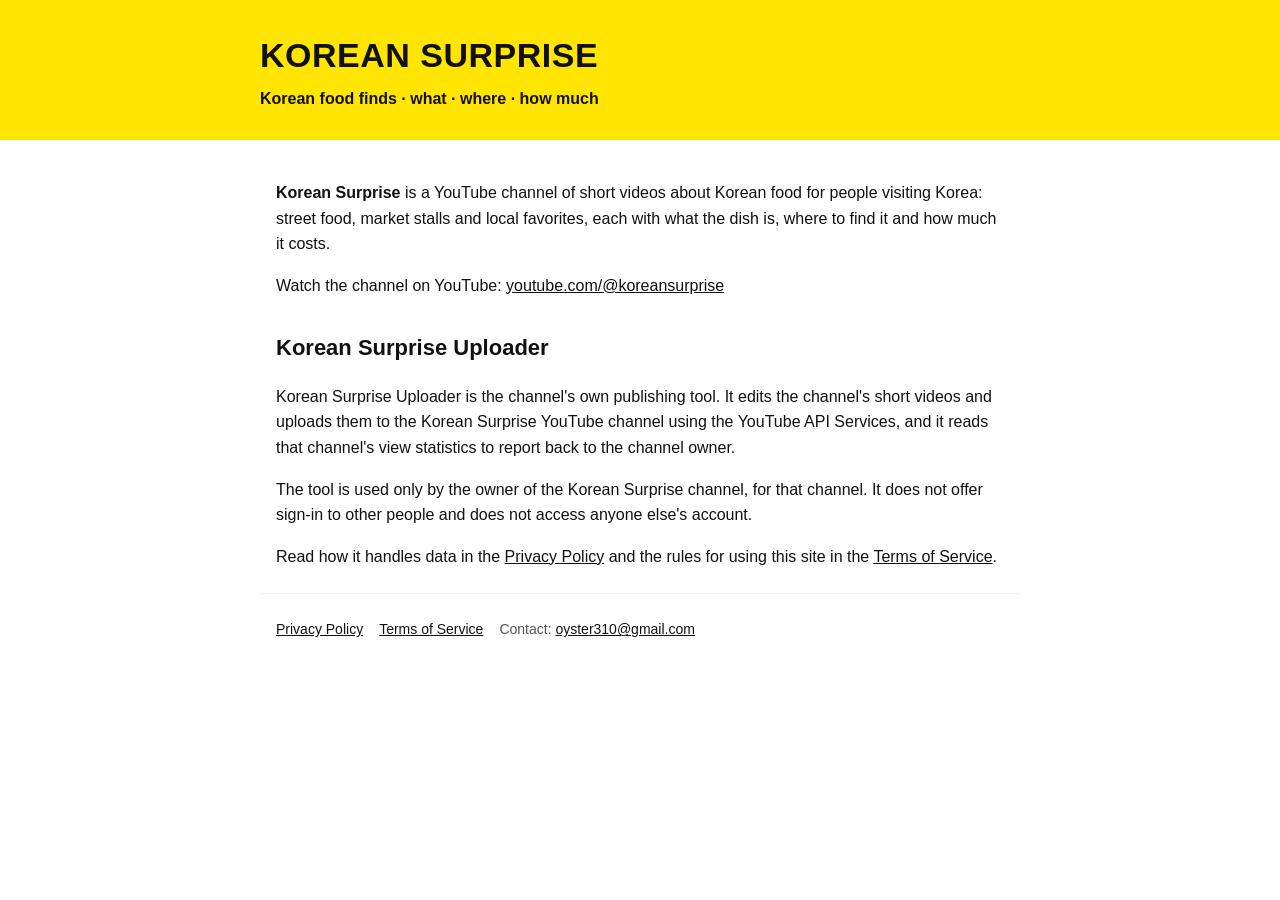
<file: index.html>
<!doctype html>
<html lang="en">
<head>
<meta charset="utf-8">
<meta name="viewport" content="width=device-width, initial-scale=1">
<title>Korean Surprise</title>
<link rel="stylesheet" href="style.css">
</head>
<body>
<header><div class="inner"><h1>KOREAN SURPRISE</h1><p>Korean food finds · what · where · how much</p></div></header>
<main>
<p><strong>Korean Surprise</strong> is a YouTube channel of short videos about Korean food for people visiting Korea: street food, market stalls and local favorites, each with what the dish is, where to find it and how much it costs.</p>
<p>Watch the channel on YouTube: <a href="https://www.youtube.com/@koreansurprise">youtube.com/@koreansurprise</a></p>

<h2>Korean Surprise Uploader</h2>
<p>Korean Surprise Uploader is the channel's own publishing tool. It edits the channel's short videos and uploads them to the Korean Surprise YouTube channel using the YouTube API Services, and it reads that channel's view statistics to report back to the channel owner.</p>
<p>The tool is used only by the owner of the Korean Surprise channel, for that channel. It does not offer sign-in to other people and does not access anyone else's account.</p>
<p>Read how it handles data in the <a href="privacy.html">Privacy Policy</a> and the rules for using this site in the <a href="terms.html">Terms of Service</a>.</p>
</main>
<footer><a href="privacy.html">Privacy Policy</a><a href="terms.html">Terms of Service</a>Contact: <a href="mailto:oyster310@gmail.com">oyster310@gmail.com</a></footer>
</body>
</html>
</file>
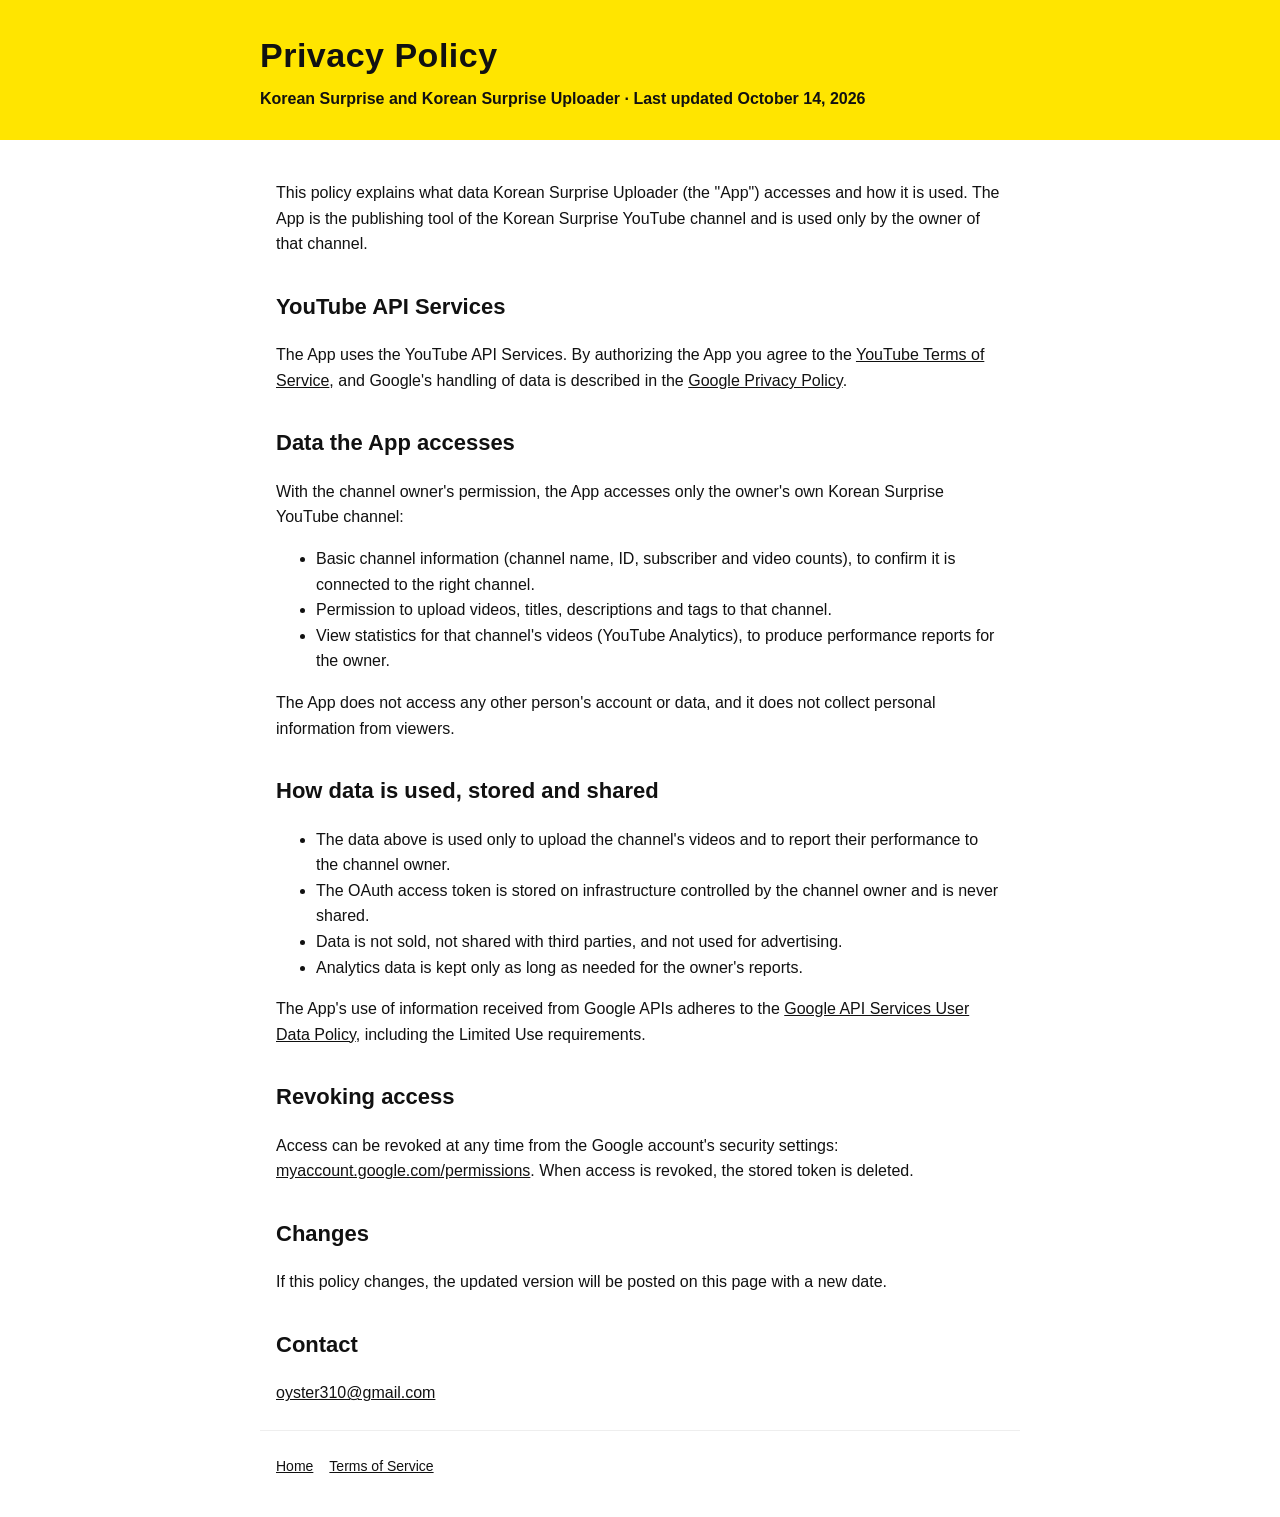
<file: privacy.html>
<!doctype html>
<html lang="en">
<head>
<meta charset="utf-8">
<meta name="viewport" content="width=device-width, initial-scale=1">
<title>Privacy Policy · Korean Surprise</title>
<link rel="stylesheet" href="style.css">
</head>
<body>
<header><div class="inner"><h1>Privacy Policy</h1><p>Korean Surprise and Korean Surprise Uploader · Last updated October 14, 2026</p></div></header>
<main>
<p>This policy explains what data Korean Surprise Uploader (the "App") accesses and how it is used. The App is the publishing tool of the Korean Surprise YouTube channel and is used only by the owner of that channel.</p>

<h2>YouTube API Services</h2>
<p>The App uses the YouTube API Services. By authorizing the App you agree to the <a href="https://www.youtube.com/t/terms">YouTube Terms of Service</a>, and Google's handling of data is described in the <a href="https://policies.google.com/privacy">Google Privacy Policy</a>.</p>

<h2>Data the App accesses</h2>
<p>With the channel owner's permission, the App accesses only the owner's own Korean Surprise YouTube channel:</p>
<ul>
<li>Basic channel information (channel name, ID, subscriber and video counts), to confirm it is connected to the right channel.</li>
<li>Permission to upload videos, titles, descriptions and tags to that channel.</li>
<li>View statistics for that channel's videos (YouTube Analytics), to produce performance reports for the owner.</li>
</ul>
<p>The App does not access any other person's account or data, and it does not collect personal information from viewers.</p>

<h2>How data is used, stored and shared</h2>
<ul>
<li>The data above is used only to upload the channel's videos and to report their performance to the channel owner.</li>
<li>The OAuth access token is stored on infrastructure controlled by the channel owner and is never shared.</li>
<li>Data is not sold, not shared with third parties, and not used for advertising.</li>
<li>Analytics data is kept only as long as needed for the owner's reports.</li>
</ul>
<p>The App's use of information received from Google APIs adheres to the <a href="https://developers.google.com/terms/api-services-user-data-policy">Google API Services User Data Policy</a>, including the Limited Use requirements.</p>

<h2>Revoking access</h2>
<p>Access can be revoked at any time from the Google account's security settings: <a href="https://myaccount.google.com/permissions">myaccount.google.com/permissions</a>. When access is revoked, the stored token is deleted.</p>

<h2>Changes</h2>
<p>If this policy changes, the updated version will be posted on this page with a new date.</p>

<h2>Contact</h2>
<p><a href="mailto:oyster310@gmail.com">oyster310@gmail.com</a></p>
</main>
<footer><a href="index.html">Home</a><a href="terms.html">Terms of Service</a></footer>
</body>
</html>
</file>
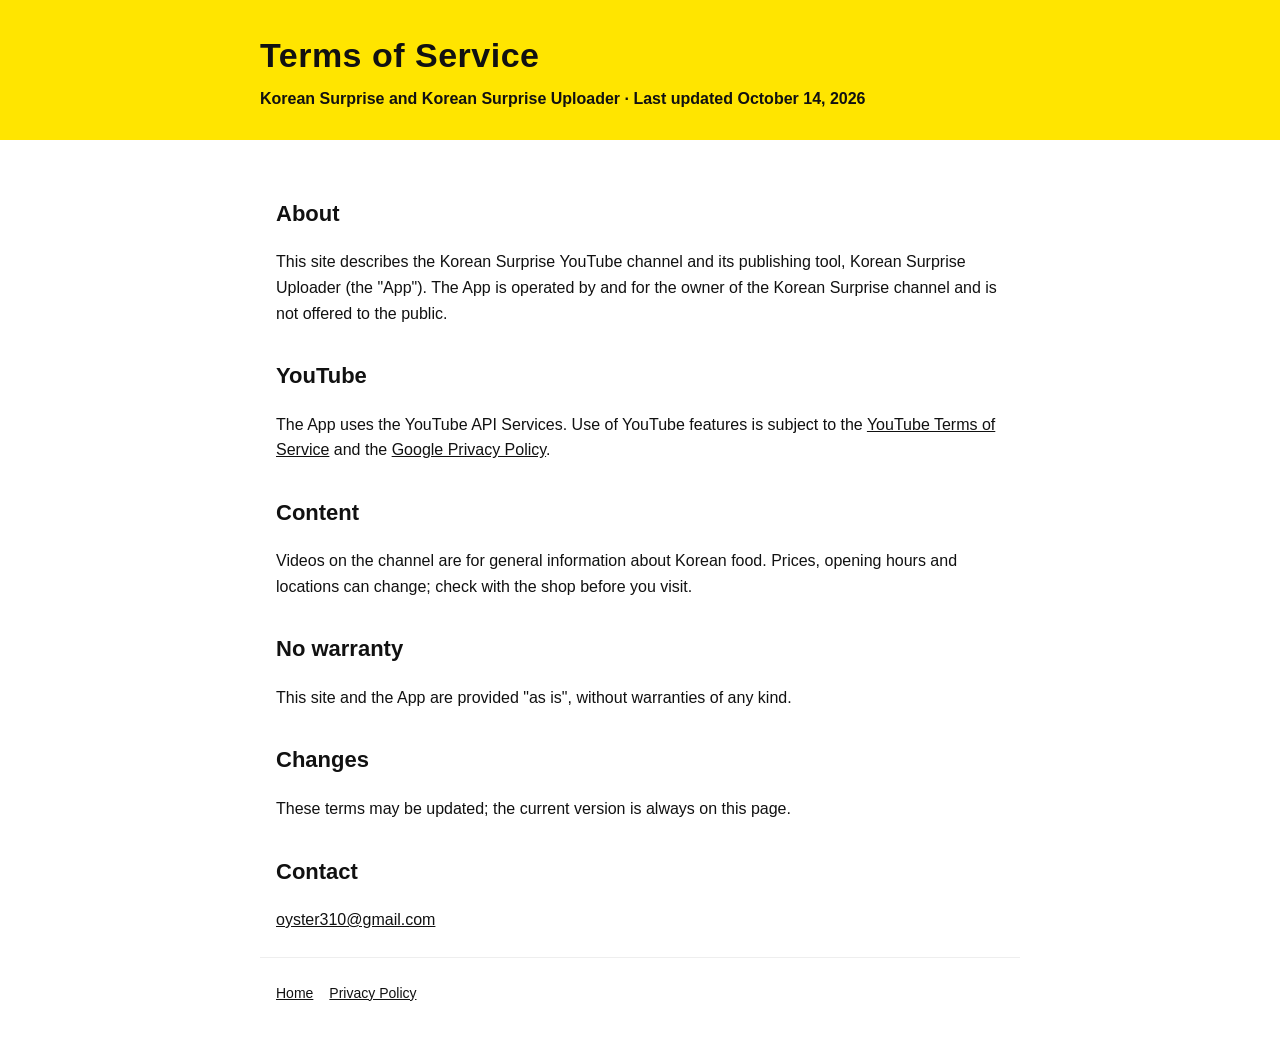
<file: terms.html>
<!doctype html>
<html lang="en">
<head>
<meta charset="utf-8">
<meta name="viewport" content="width=device-width, initial-scale=1">
<title>Terms of Service · Korean Surprise</title>
<link rel="stylesheet" href="style.css">
</head>
<body>
<header><div class="inner"><h1>Terms of Service</h1><p>Korean Surprise and Korean Surprise Uploader · Last updated October 14, 2026</p></div></header>
<main>
<h2>About</h2>
<p>This site describes the Korean Surprise YouTube channel and its publishing tool, Korean Surprise Uploader (the "App"). The App is operated by and for the owner of the Korean Surprise channel and is not offered to the public.</p>

<h2>YouTube</h2>
<p>The App uses the YouTube API Services. Use of YouTube features is subject to the <a href="https://www.youtube.com/t/terms">YouTube Terms of Service</a> and the <a href="https://policies.google.com/privacy">Google Privacy Policy</a>.</p>

<h2>Content</h2>
<p>Videos on the channel are for general information about Korean food. Prices, opening hours and locations can change; check with the shop before you visit.</p>

<h2>No warranty</h2>
<p>This site and the App are provided "as is", without warranties of any kind.</p>

<h2>Changes</h2>
<p>These terms may be updated; the current version is always on this page.</p>

<h2>Contact</h2>
<p><a href="mailto:oyster310@gmail.com">oyster310@gmail.com</a></p>
</main>
<footer><a href="index.html">Home</a><a href="privacy.html">Privacy Policy</a></footer>
</body>
</html>
</file>
<file: style.css>
:root { --accent: #FFE500; --ink: #111; --muted: #555; --bg: #fff; }
* { box-sizing: border-box; }
body { margin: 0; font-family: -apple-system, BlinkMacSystemFont, "Segoe UI", Roboto, sans-serif; color: var(--ink); background: var(--bg); line-height: 1.6; }
header { background: var(--accent); padding: 28px 16px; }
header .inner, main, footer { max-width: 760px; margin: 0 auto; }
header h1 { margin: 0; font-size: 34px; letter-spacing: 0.5px; }
header p { margin: 4px 0 0; font-weight: 600; }
main { padding: 24px 16px 8px; }
h2 { margin-top: 32px; font-size: 22px; }
a { color: var(--ink); }
footer { padding: 24px 16px 40px; color: var(--muted); font-size: 14px; border-top: 1px solid #eee; }
footer a { margin-right: 16px; }
</file>
